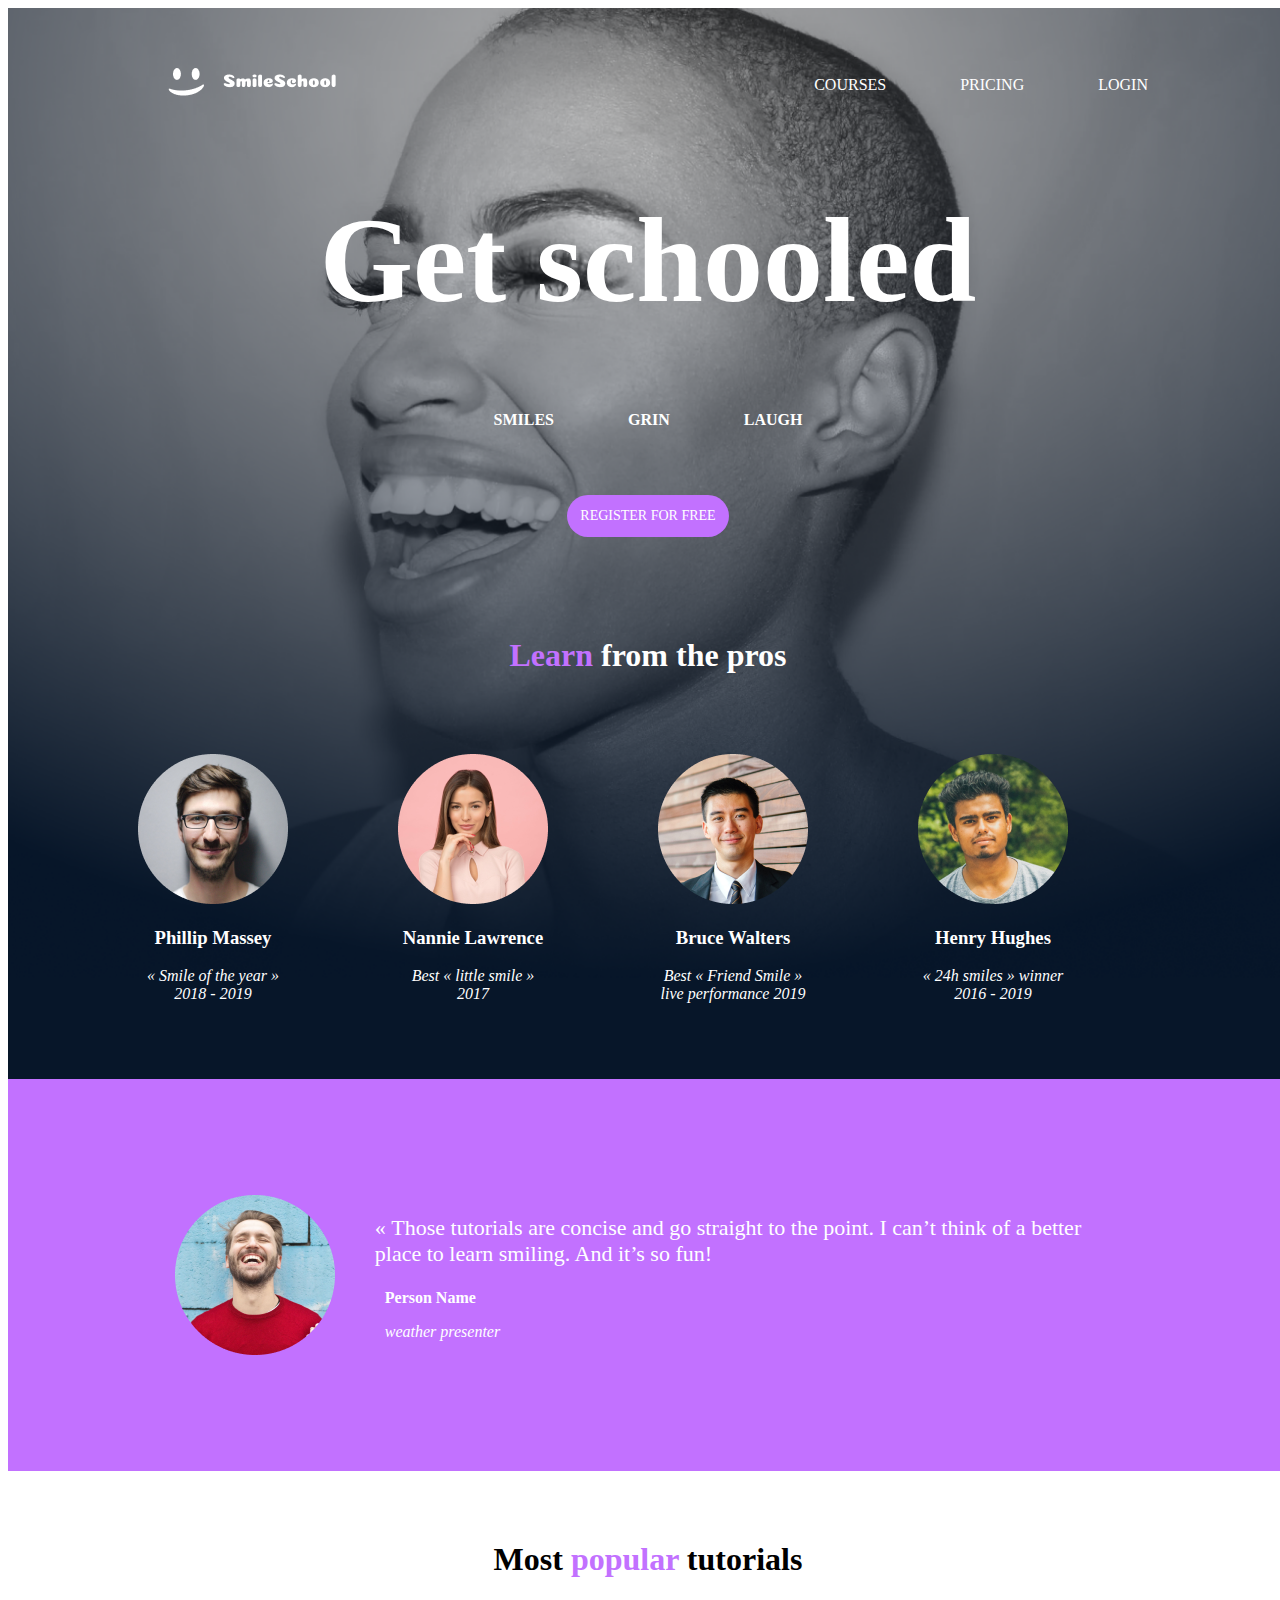
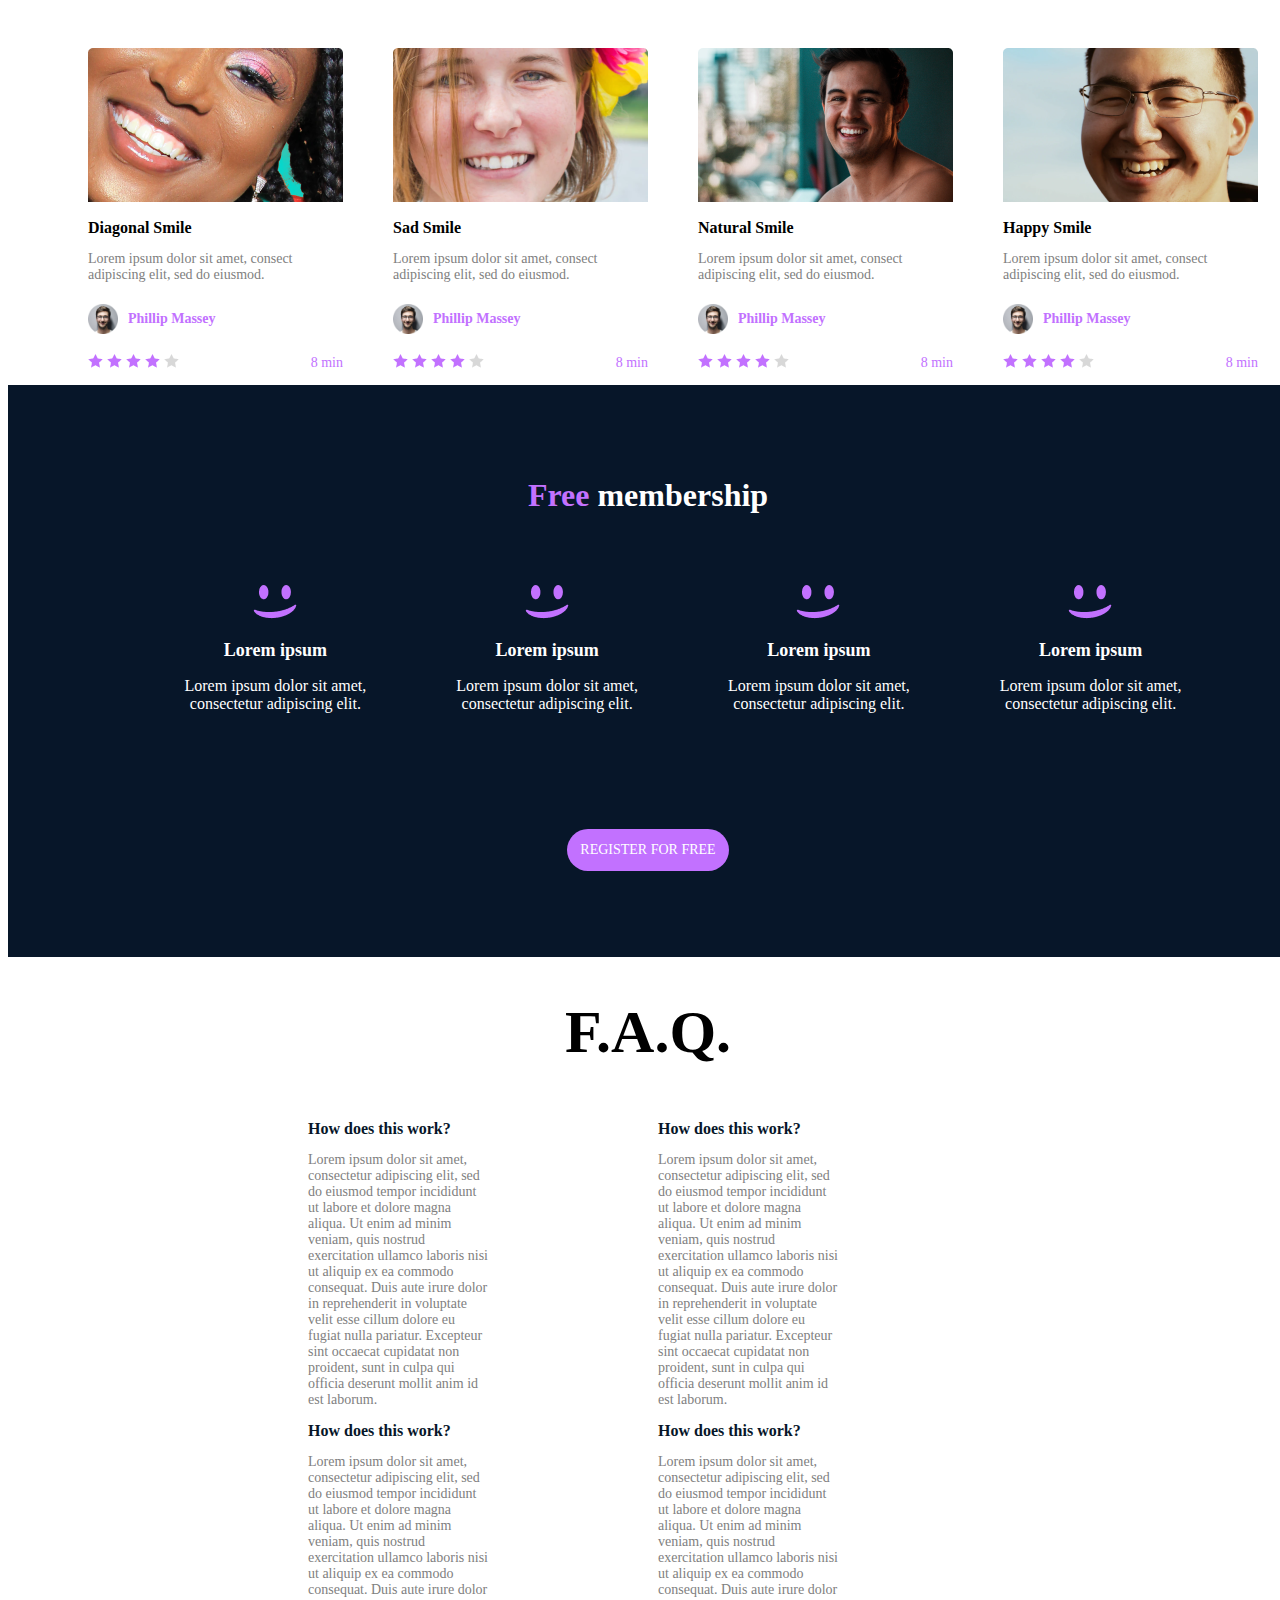
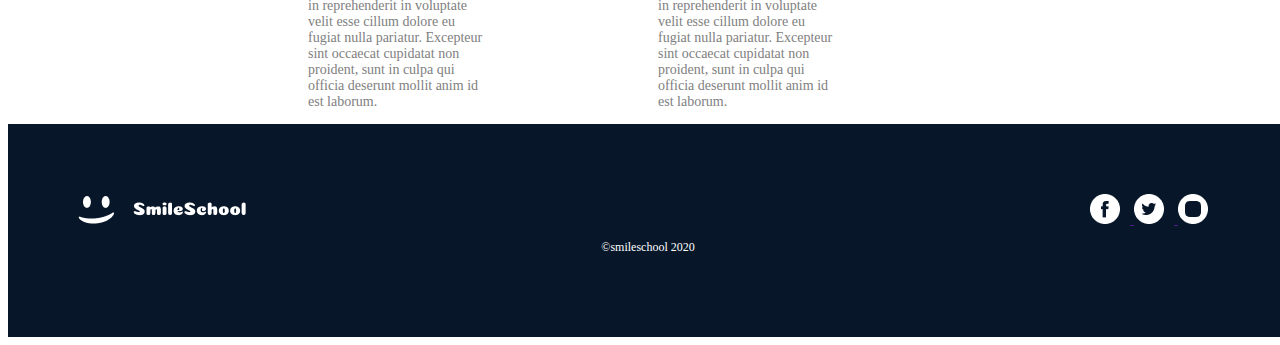
<file: css_advanced/index.html>
<!DOCTYPE html>
<html lang="en">
  <head>
    <meta charset="UTF-8" />
    <meta name="viewport" content="width=device-width, initial-scale=1.0" />
    <link rel="stylesheet" href="./styles.css" />
    <title>Index</title>
  </head>
  <body>
    <div class="background-container">
    <header>
      <div class="logo-header">
        <a href="">
          <img src="images/logo.png" alt="" />
        </a>
      </div>
      <div class="nav-bar">
        <a>COURSES</a>
        <a>PRICING</a>
        <a>LOGIN</a>
      </div>
    </header>
    <main>
      <section class="banner">
        <div class="first-block">
          <h1>Get schooled</h1>
          <p>SMILES GRIN LAUGH</p>
          <button type="button">REGISTER FOR FREE</button>
        </div>
        <div class="second-block">
          <h2><span>Learn</span> from the pros</h2>
          <div class="main-block">
            <div class="image-block">
              <img src="images/avatar.png" alt="" />
              <h3>Phillip Massey</h3>
              <p>« Smile of the year » <br>2018 - 2019</p>
            </div>
            <div class="image-block">
              <img src="images/avatar (2).png" alt="" />
              <h3>Nannie Lawrence</h3>
              <p>Best « little smile » <br>2017</p>
            </div>
            <div class="image-block">
              <img src="images/avatar (3).png" alt="" />
              <h3>Bruce Walters</h3>
              <p>Best « Friend Smile » <br>live performance 2019</p>
            </div>
            <div class="image-block">
              <img src="images/avatar (4).png" alt="" />
              <h3>Henry Hughes</h3>
              <p>« 24h smiles » winner <br>2016 - 2019</p>
            </div>
          </div>
        </div>
      </section>
    </div>
      <section class="quote">
        <div class="quote-content">
          <img src="images/avatar (5).png" alt="" />
          <div class="quote-block">
            <blockquote>« Those tutorials are concise and go straight to the point. I can’t think of a better <br>place to learn smiling. And it’s so fun!</blockquote>
            <p class="name">Person Name</p>
            <p class="title">weather presenter</p>
          </div>
        </div>
      </section>
      <section class="video-list">
        <h1>Most <span>popular</span> tutorials</h1>
        <div class="videos-block">
          <div class="video-block">
            <img src="images/preview.png" alt="" />
            <h2>Diagonal Smile</h2>
            <p>Lorem ipsum dolor sit amet, consect<br> adipiscing elit, sed do eiusmod.</p>
            <div class="comment-block">
              <img src="images/avatar.png" alt="" />
              <h3>Phillip Massey</h3>
            </div>
            <div class="rating">
              <div class="stars">
                <img src="images/Star_1.png" alt="" />
                <img src="images/Star_1.png" alt="" />
                <img src="images/Star_1.png" alt="" />
                <img src="images/Star_1.png" alt="" />
                <img src="images/Star_5.png" alt="" />
              </div>
              <p>8 min</p>
            </div>
          </div>
          <div class="video-block">
            <img src="images/preview (1).png" alt="" />
            <h2>Sad Smile</h2>
            <p>Lorem ipsum dolor sit amet, consect<br> adipiscing elit, sed do eiusmod.</p>
            <div class="comment-block">
              <img src="images/avatar.png" alt="" />
              <h3>Phillip Massey</h3>
            </div>
            <div class="rating">
              <div class="stars">
                <img src="images/Star_1.png" alt="" />
                <img src="images/Star_1.png" alt="" />
                <img src="images/Star_1.png" alt="" />
                <img src="images/Star_1.png" alt="" />
                <img src="images/Star_5.png" alt="" />
              </div>
              <p>8 min</p>
            </div>
          </div>
          <div class="video-block">
            <img src="images/preview (2).png" alt="" />
            <h2>Natural Smile</h2>
            <p>Lorem ipsum dolor sit amet, consect<br> adipiscing elit, sed do eiusmod.</p>
            <div class="comment-block">
              <img src="images/avatar.png" alt="" />
              <h3>Phillip Massey</h3>
            </div>
            <div class="rating">
              <div class="stars">
                <img src="images/Star_1.png" alt="" />
                <img src="images/Star_1.png" alt="" />
                <img src="images/Star_1.png" alt="" />
                <img src="images/Star_1.png" alt="" />
                <img src="images/Star_5.png" alt="" />
              </div>
              <p>8 min</p>
            </div>
          </div>
          <div class="video-block">
            <img src="images/preview (3).png" alt="" />
            <h2>Happy Smile</h2>
            <p>Lorem ipsum dolor sit amet, consect<br> adipiscing elit, sed do eiusmod.</p>
            <div class="comment-block">
              <img src="images/avatar.png" alt="" />
              <h3>Phillip Massey</h3>
            </div>
            <div class="rating">
              <div class="stars">
                <img src="images/Star_1.png" alt="" />
                <img src="images/Star_1.png" alt="" />
                <img src="images/Star_1.png" alt="" />
                <img src="images/Star_1.png" alt="" />
                <img src="images/Star_5.png" alt="" />
              </div>
              <p>8 min</p>
            </div>
          </div>
        </div>
      </section>
      <section class="free-membership">
        <h1><span>Free</span> membership</h1>
        <div class="memberships-block">
        <div class="membership-container">
          <div class="membership-block">
            <img src="images/smile.png" alt="" />
            <h2>Lorem ipsum</h2>
            <p>Lorem ipsum dolor sit amet,<br> consectetur adipiscing elit.</p>
          </div>
          <div class="membership-block">
            <img src="images/smile.png" alt="" />
            <h2>Lorem ipsum</h2>
            <p>Lorem ipsum dolor sit amet,<br> consectetur adipiscing elit.</p>
          </div>
          <div class="membership-block">
            <img src="images/smile.png" alt="" />
            <h2>Lorem ipsum</h2>
            <p>Lorem ipsum dolor sit amet,<br> consectetur adipiscing elit.</p>
          </div>
          <div class="membership-block">
            <img src="images/smile.png" alt="" />
            <h2>Lorem ipsum</h2>
            <p>Lorem ipsum dolor sit amet,<br> consectetur adipiscing elit.</p>
          </div>
        </div>
          <div class="register-button">
          <button type="button">REGISTER FOR FREE</button>
        </div>
        </div>
      </section>
      <section class="faq">
        <h1>F.A.Q.</h1>
        <div class="faq-container">
          <div class="double-block">
            <div class="faq-block">
              <h2>How does this work?</h2>
              <p>Lorem ipsum dolor sit amet, consectetur adipiscing elit, sed do eiusmod tempor incididunt ut labore et dolore magna aliqua. Ut enim ad minim veniam, quis nostrud exercitation ullamco laboris nisi ut aliquip ex ea commodo consequat. Duis aute irure dolor in reprehenderit in voluptate velit esse cillum dolore eu fugiat nulla pariatur. Excepteur sint occaecat cupidatat non proident, sunt in culpa qui officia deserunt mollit anim id est laborum.</p>
            </div>
            <div class="faq-block">
                <h2>How does this work?</h2>
                <p>Lorem ipsum dolor sit amet, consectetur adipiscing elit, sed do eiusmod tempor incididunt ut labore et dolore magna aliqua. Ut enim ad minim veniam, quis nostrud exercitation ullamco laboris nisi ut aliquip ex ea commodo consequat. Duis aute irure dolor in reprehenderit in voluptate velit esse cillum dolore eu fugiat nulla pariatur. Excepteur sint occaecat cupidatat non proident, sunt in culpa qui officia deserunt mollit anim id est laborum.</p>
            </div>
          </div>
          <div class="double-block">
            <div class="faq-block">
                <h2>How does this work?</h2>
                <p>Lorem ipsum dolor sit amet, consectetur adipiscing elit, sed do eiusmod tempor incididunt ut labore et dolore magna aliqua. Ut enim ad minim veniam, quis nostrud exercitation ullamco laboris nisi ut aliquip ex ea commodo consequat. Duis aute irure dolor in reprehenderit in voluptate velit esse cillum dolore eu fugiat nulla pariatur. Excepteur sint occaecat cupidatat non proident, sunt in culpa qui officia deserunt mollit anim id est laborum.</p>
            </div>
            <div class="faq-block">
                <h2>How does this work?</h2>
                <p>Lorem ipsum dolor sit amet, consectetur adipiscing elit, sed do eiusmod tempor incididunt ut labore et dolore magna aliqua. Ut enim ad minim veniam, quis nostrud exercitation ullamco laboris nisi ut aliquip ex ea commodo consequat. Duis aute irure dolor in reprehenderit in voluptate velit esse cillum dolore eu fugiat nulla pariatur. Excepteur sint occaecat cupidatat non proident, sunt in culpa qui officia deserunt mollit anim id est laborum.</p>
            </div>
          </div>
        </div>
      </section>
    </main>
    <footer>
      <div class="footer">
        <div class="footer-first-block">
            <div class="logo-and-social">
          <img src="images/logo.png" alt="" />
          <div class="social">
            <a href="">
              <img src="images/Combined Shape.png" alt="" />
            </a>
            <a href="">
              <img src="images/Combined Shape (1).png" alt="" />
            </a>
            <a href="">
              <img src="images/Combined Shape (2).png" alt="" />
            </a>
          </div>
        </div>
        </div>
        <p>©smileschool 2020</p>
      </div>
    </footer>
  </body>
</html>
</file>
<file: css_advanced/styles.css>
body {
  width: 100%;
  height: 100%;
}

.background-container {
  background-image: url("images/background.png");
  background-size: cover;
  background-position: center;
  background-repeat: no-repeat;
  padding: 50px;
  color: white;
}

header {
  color: white;
  display: flex;
  justify-content: space-between;
  align-items: center;
  padding: 10px;
}

.logo-header {
  display: inline;
  margin-left: 100px;
}

.nav-bar {
  display: inline;
  margin-right: 10px;
}

.nav-bar a {
  margin-right: 70px;
}

.banner .first-block {
  text-align: center;
}

.first-block h1 {
  font-size: 120px;
  font-weight: bold;
}

.first-block p {
  font-size: 16px;
  font-weight: bold;
  word-spacing: 70px;
}

.first-block button {
  background-color: #c271ff;
  color: #ffffff;
  width: 162px;
  height: 42px;
  border-radius: 40px;
  border: #c271ff;
  margin-top: 50px;
  font-size: 14px;
}

.second-block {
  display: flex;
  justify-content: center;
  align-items: center;
  flex-direction: column;
}

.main-block {
  display: flex;
  justify-content: center;
}

.image-block {
  display: inline-block;
  margin: 10px;
  text-align: center;
  margin-right: 100px;
}

.second-block h2 {
  font-size: 32px;
  margin-top: 100px;
  margin-bottom: 70px;
}

.second-block h2 span {
  color: #c271ff;
}

.image-block p {
  font-style: italic;
}

.quote {
  display: flex;
  justify-content: center;
  align-items: center;
  text-align: center;
  height: 392px;
  background-color: #c271ff;
  color: #ffffff;
}

.quote-content {
  display: flex;
  flex-direction: row;
  align-items: center;
  justify-content: space-between;
}

.quote-block {
  text-align: left;
}

.quote-block blockquote {
  font-size: 22px;
}

.quote-block p {
  margin-left: 50px;
}

.quote-block .name {
  font-weight: bold;
}

.quote-block .title {
  font-style: italic;
}

.video-list h1 {
  text-align: center;
  font-size: 32px;
  margin-top: 70px;
  margin-bottom: 70px;
}

.video-list h1 span {
  color: #c271ff;
}

.videos-block {
  display: flex;
  justify-content: center;
}

.video-block {
  margin-left: 50px;
}

.video-block h2 {
  /* text-align: center; */
  font-size: 16px;
  font-weight: bold;
}

.video-block p {
  font-size: 14px;
  color: gray;
}

.comment-block {
  display: flex;
  align-items: center;
  gap: 10px;
}

.comment-block img {
  width: 30px;
  height: 30px;
}

.comment-block h3 {
  font-size: 14px;
  color: #c271ff;
}

.rating {
  display: flex;
  align-items: center;
  justify-content: space-between;
}

.rating p {
  color: #c271ff;
}

.free-membership {
  background-color: #071629;
  padding-top: 70px;
  height: 502px;
}

.free-membership h1 {
  text-align: center;
  font-size: 32px;
  color: #ffffff;
}

.free-membership h1 span {
  color: #c271ff;
}

.memberships-block {
  text-align: center;
}

.membership-container {
  display: flex;
  flex-wrap: wrap;
  justify-content: center;
  gap: 20px;
}

.membership-block {
  text-align: center;
  margin-left: 70px;
  margin-top: 50px;
  margin-bottom: 50px;
}

.register-button {
  text-align: center;
}

.membership-block h2 {
  font-size: 18px;
  color: #ffffff;
}

.membership-block p {
  font-size: 14;
  color: #ffffff;
}

.register-button button {
  background-color: #c271ff;
  color: #ffffff;
  width: 162px;
  height: 42px;
  border-radius: 40px;
  border: #c271ff;
  margin-top: 50px;
  font-size: 14px;
}

.faq h1 {
  text-align: center;
  font-size: 60px;
}

.faq-container {
  display: flex;
  flex-wrap: nowrap;
  justify-content: center;
  gap: 20px;
  align-items: center;
  flex-direction: row;
  padding-right: 300px;
  padding-left: 300px;
}

.double-block {
  margin-right: 150px;
}

.faq-block h2 {
  color: #071629;
  font-size: 16px;
}

.faq-block p {
  color: gray;
  font-size: 14px;
}

footer {
  background-color: #071629;
}

.footer {
  text-align: center;
  padding: 70px;
}

.logo-and-social {
  display: flex;
  align-items: center;
  justify-content: center;
  justify-content: space-between;
}

.logo-and-social img {
  margin-right: 10px;
}

footer p {
  color: #ffffff;
  font-size: 12px;
}

* {
  font-family: "Source Sans Pro" !important;
}
</file>
